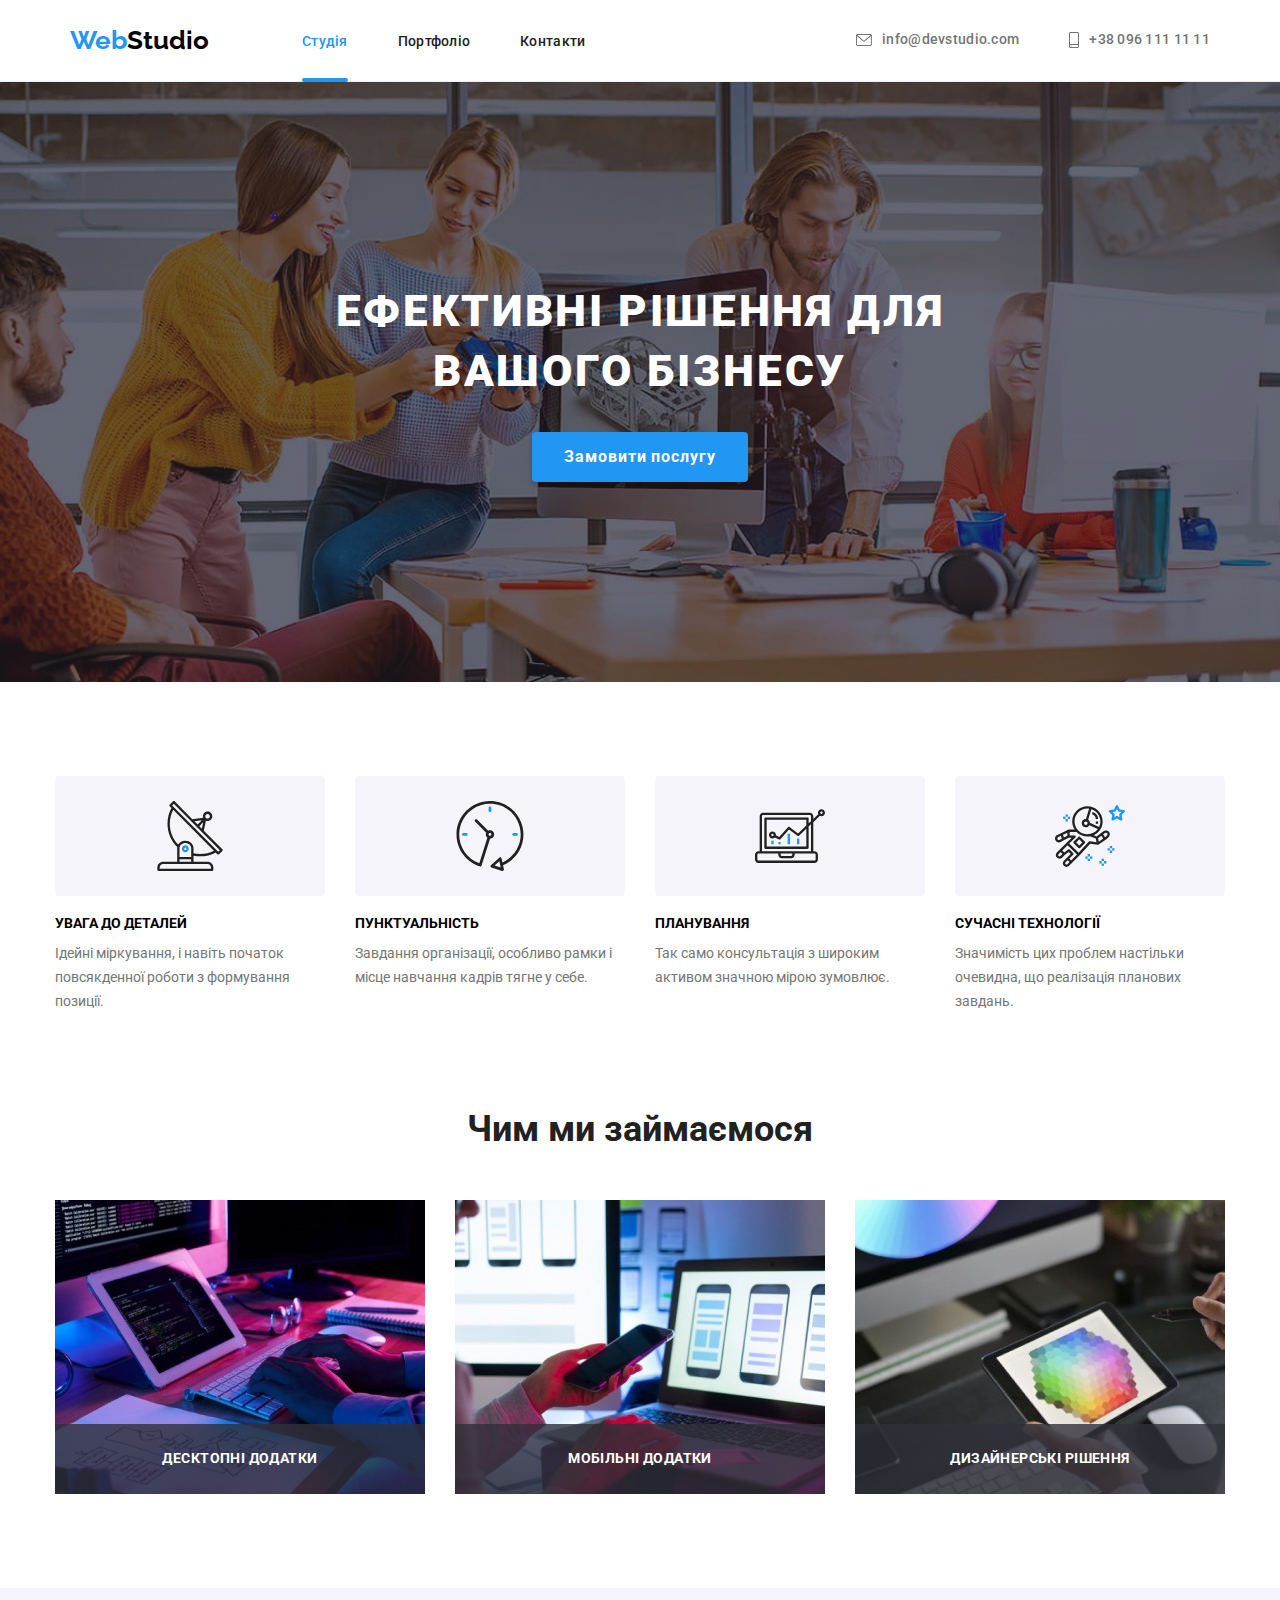
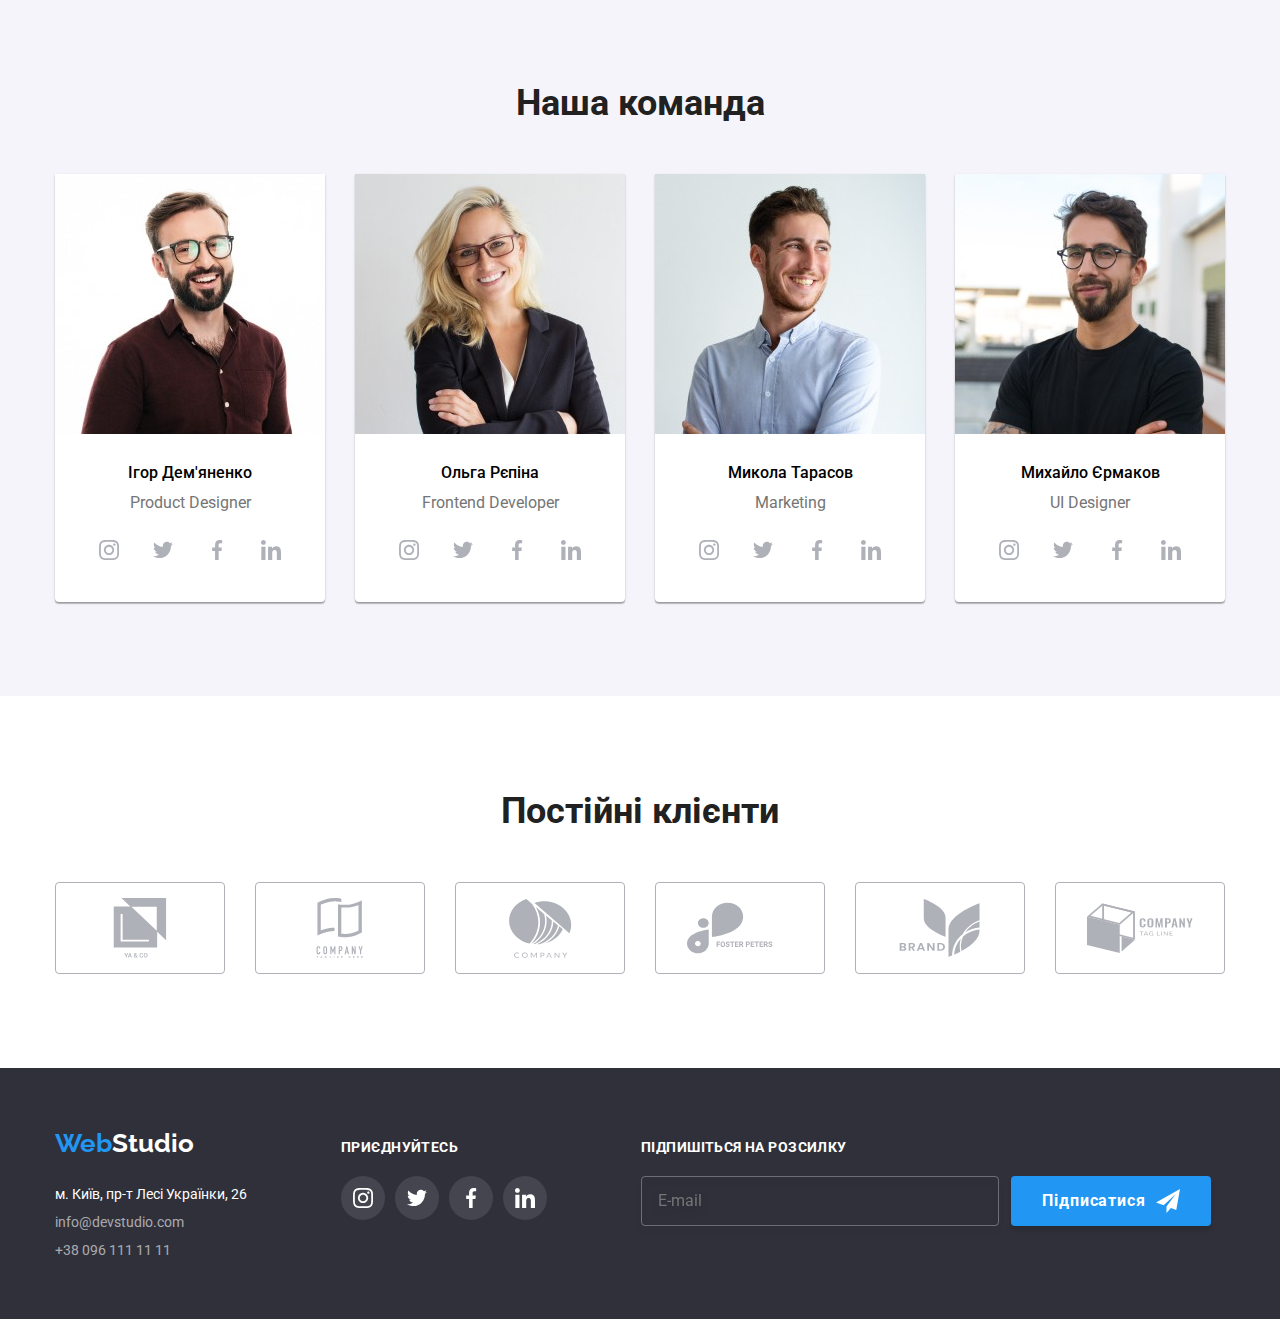
<file: index.html>
<!DOCTYPE html>
<html lang="uk">
  <head>
    <meta charset="UTF-8" />
    <meta http-equiv="X-UA-Compatible" content="IE=edge" />
    <meta name="viewport" content="width=device-width, initial-scale=1.0" />
    <link rel="preconnect" href="https://fonts.googleapis.com" />
    <link rel="preconnect" href="https://fonts.gstatic.com" crossorigin />
    <link
      href="https://fonts.googleapis.com/css2?family=Raleway:wght@700&family=Roboto:wght@400;500;700;900&display=swap"
      rel="stylesheet"
    />
    <link
      rel="stylesheet"
      href="https://cdnjs.cloudflare.com/ajax/libs/modern-normalize/1.1.0/modern-normalize.min.css"
    />
    <link rel="stylesheet" href="./css/main.min.css" />
    <title>WebStudio</title>
  </head>
  <body>
    <!-- Header -->
    <header class="header">
      <div class="container header__container">
        <nav class="header-nav">
          <a class="header__logo logo link" href="./" lang="en"><span class="logo--accent">Web</span>Studio</a>
          <ul class="list header-nav__list">
            <li class="header-nav__item"><a class="link header-nav__link header-nav__link--current" href="./index.html">Студія</a></li>
            <li class="header-nav__item"><a class="link header-nav__link" href="./portfolio.html">Портфоліо</a></li>
            <li class="header-nav__item"><a class="link header-nav__link" href="">Контакти</a></li>
          </ul>
        </nav>
        <button
          class="mobile-menu__toggle header-nav__toggle js-open-menu btn"
          aria-expanded="false"
          aria-controls="mobile-menu"
        >
          <svg
            width="24"
            height="16"
            >
            <use href="./images/icons.svg#icon-menu"></use>
          </svg>
        </button>
        <ul class="list header-contacts">
          <li class="header-contacts__item">
            <a class="link header-contacts__link" href="mailto:info@devstudio.com">
              <svg class="header-contacts__img" width="16" height="12">
                <use href="./images/icons.svg#icon-envelope"></use>
              </svg>
              info@devstudio.com</a
            >
          </li>
          <li class="header-contacts__item">
            <a class="link header-contacts__link" href="tel:+380961111111">
              <svg class="header-contacts__img" width="10" height="16">
                <use href="./images/icons.svg#icon-smartphone"></use>
              </svg>
              +38 096 111 11 11</a
            >
          </li>
        </ul>
      </div>
    </header>
    <main>
      
      <!-- Hero -->
      
      <section class="hero">
        <div class="container hero__container">
          <h1 class="hero__title">Ефективні рішення для вашого бізнесу</h1>
          <button class="hero__btn btn" type="button" data-modal-open>Замовити послугу</button>
        </div>
      </section>
      
      <!-- Features -->
      
      <section class="features">
        <div class="container">
          <h2 class="features__title section-title visually-hidden">Наші переваги</h2>
          <ul class="list features__list">
            <li class="features__item">
              <div class="features__picture">
                <svg class="feature__icon" width="70" height="70">
                  <use href="./images/icons.svg#icon-antenna"></use>
                </svg>
              </div>
              <h3 class="features__name">УВАГА ДО ДЕТАЛЕЙ</h3>
              <p class="features__info">
                Ідейні міркування, і навіть початок повсякденної роботи з формування позиції.
              </p>
            </li>
            <li class="features__item">
              <div class="features__picture">
                <svg class="feature__icon" width="70" height="70">
                  <use href="./images/icons.svg#icon-clock"></use>
                </svg>
              </div>
              <h3 class="features__name">ПУНКТУАЛЬНІСТЬ</h3>
              <p class="features__info">
                Завдання організації, особливо рамки і місце навчання кадрів тягне у себе.
              </p>
            </li>
            <li class="features__item">
              <div class="features__picture">
                <svg class="feature__icon" width="70" height="70">
                  <use href="./images/icons.svg#icon-diagram"></use>
                </svg>
              </div>
              <h3 class="features__name">ПЛАНУВАННЯ</h3>
              <p class="features__info">
                Так само консультація з широким активом значною мірою зумовлює.
              </p>
            </li>
            <li class="features__item">
              <div class="features__picture">
                <svg class="feature__icon" width="70" height="70">
                  <use href="./images/icons.svg#icon-astronaut"></use>
                </svg>
              </div>
              <h3 class="features__name">СУЧАСНІ ТЕХНОЛОГІЇ</h3>
              <p class="features__info">
                Значимість цих проблем настільки очевидна, що реалізація планових завдань.
              </p>
            </li>
          </ul>
        </div>
      </section>

      <!-- specialization -->
      
      <section class="specialization">
        <div class="container">
          <h2 class="section-title specialization__title">Чим ми займаємося</h2>
          <ul class="specialization__list list">
            <li class="specialization__img">
              <img
              srcset="./images/specification/desk@1x.jpg 1x, ./images/specification/desk@2x.jpg 2x"
                src="./images/specification/desk@1x.jpg"
                loading="lazy"
                alt="Десктопні додатки"
                width="370"
                height="294"
              />
              <div class="specialization__thumb">
                <p>Десктопні додатки</p>
              </div>
            </li>
            <li class="specialization__img">
              <img srcset="./images/specification/mob@1x.jpg 1x, ./images/specification/mob@2x.jpg 2x"
              src="./images/specification/mob@1x.jpg"
              loading="lazy" alt="Мобільні додатки" width="370" height="294" />
              <div class="specialization__thumb">
                <p>Мобільні додатки</p>
              </div>
            </li>
            <li class="specialization__img">
              <img
              srcset="./images/specification/design@1x.jpg 1x, ./images/specification/design@2x.jpg 2x"
              src="./images/specification/design@1x.jpg"
              loading="lazy"
                alt="Дизайнерські рішення"
                width="370"
                height="294"
              />
              <div class="specialization__thumb">
                <p>Дизайнерські рішення</p>
              </div>
            </li>
          </ul>
        </div>
      </section>

      <!-- Our team -->
      
      <section class="team">
        <div class="container">
          <h2 class="section-title team__title">Наша команда</h2>
          <ul class="teammate__list list">
            <li class="teammate__item">
              <picture>

                <source
                  media="(min-width: 1200px)"
                  srcset="./images/team/team1_lg@1x.jpg 1x, ./images/team/team1_lg@2x.jpg 2x"
                  type="image/jpg"
                />

                <source
                  media="(min-width: 768px)"
                  srcset="./images/team/team1_md@1x.jpg 1x, ./images/team/team1_md@2x.jpg 2x"
                  type="image/jpg"
                />

                <source
                  media="(max-width: 767px)"
                  srcset="./images/team/team1_sm@1x.jpg 1x, ./images/team/team1_sm@2x.jpg 2x"
                  type="image/jpg"
                />
                <img
                  src="./images/team/team1_sm@1x.jpg"
                alt="Ігор Дем'яненко"
                  loading="lazy"
                />
              </picture>
              <div class="teammate__info">
                <h3 class="teammate__name">Ігор Дем'яненко</h3>
                <p class="teammate__position" lang="en">Product Designer</p>
                <ul class="teammate__socials list">
                  <li class="socials__item">
                    <a href="" class="socials__link link">
                      <svg class="socials__icon" width="20" height="20">
                        <use href="./images/icons.svg#icon-instagram"></use>
                      </svg>
                    </a>
                  </li>
                  <li class="socials__item">
                    <a href="" class="socials__link link">
                      <svg class="socials__icon" width="20" height="20">
                        <use href="./images/icons.svg#icon-twitter"></use>
                      </svg>
                    </a>
                  </li>
                  <li class="socials__item">
                    <a href="" class="socials__link link">
                      <svg class="socials__icon" width="20" height="20">
                        <use href="./images/icons.svg#icon-facebook"></use>
                      </svg>
                    </a>
                  </li>
                  <li class="socials__item">
                    <a href="" class="socials__link link">
                      <svg class="socials__icon" width="20" height="20">
                        <use href="./images/icons.svg#icon-linkedin"></use>
                      </svg>
                    </a>
                  </li>
                </ul>
              </div>
            </li>
            <li class="teammate__item">
              <picture>

                <source
                  media="(min-width: 1200px)"
                  srcset="./images/team/team2_lg@1x.jpg 1x, ./images/team/team2_lg@2x.jpg 2x"
                  type="image/jpg"
                />

                <source
                  media="(min-width: 768px)"
                  srcset="./images/team/team2_md@1x.jpg 1x, ./images/team/team2_md@2x.jpg 2x"
                  type="image/jpg"
                />

                <source
                  media="(max-width: 767px)"
                  srcset="./images/team/team2_sm@1x.jpg 1x, ./images/team/team2_sm@2x.jpg 2x"
                  type="image/jpg"
                />
                <img
                src="./images/team/team2_sm@1x.jpg"
                alt="Ольга Рєпіна"
                  loading="lazy"
                />
              </picture>
              <div class="teammate__info">
                <h3 class="teammate__name">Ольга Рєпіна</h3>
                <p class="teammate__position" lang="en">Frontend Developer</p>
                <ul class="teammate__socials socials list">
                  <li class="socials__item">
                    <a href="" class="socials__link link">
                      <svg class="socials__icon" width="20" height="20">
                        <use href="./images/icons.svg#icon-instagram"></use>
                      </svg>
                    </a>
                  </li>
                  <li class="socials__item">
                    <a href="" class="socials__link link">
                      <svg class="socials__icon" width="20" height="20">
                        <use href="./images/icons.svg#icon-twitter"></use>
                      </svg>
                    </a>
                  </li>
                  <li class="socials__item">
                    <a href="" class="socials__link link">
                      <svg class="socials__icon" width="20" height="20">
                        <use href="./images/icons.svg#icon-facebook"></use>
                      </svg>
                    </a>
                  </li>
                  <li class="socials__item">
                    <a href="" class="socials__link link">
                      <svg class="socials__icon" width="20" height="20">
                        <use href="./images/icons.svg#icon-linkedin"></use>
                      </svg>
                    </a>
                  </li>
                </ul>
              </div>
            </li>
            <li class="teammate__item">
              <picture>

                <source
                  media="(min-width: 1200px)"
                  srcset="./images/team/team3_lg@1x.jpg 1x, ./images/team/team3_lg@2x.jpg 2x"
                  type="image/jpg"
                />

                <source
                  media="(min-width: 768px)"
                  srcset="./images/team/team3_md@1x.jpg 1x, ./images/team/team3_md@2x.jpg 2x"
                  type="image/jpg"
                />

                <source
                  media="(max-width: 767px)"
                  srcset="./images/team/team3_sm@1x.jpg 1x, ./images/team/team3_sm@2x.jpg 2x"
                  type="image/jpg"
                />
                <img
                src="./images/team/team3_sm@1x.jpg"
                alt="Микола Тарасов" 
                  loading="lazy"
                />
              </picture>
              <div class="teammate__info">
                <h3 class="teammate__name">Микола Тарасов</h3>
                <p class="teammate__position" lang="en">Marketing</p>
                <ul class="teammate__socials socials list">
                  <li class="socials__item">
                    <a href="" class="socials__link link">
                      <svg class="socials__icon" width="20" height="20">
                        <use href="./images/icons.svg#icon-instagram"></use>
                      </svg>
                    </a>
                  </li>
                  <li class="socials__item">
                    <a href="" class="socials__link link">
                      <svg class="socials__icon" width="20" height="20">
                        <use href="./images/icons.svg#icon-twitter"></use>
                      </svg>
                    </a>
                  </li>
                  <li class="socials__item">
                    <a href="" class="socials__link link">
                      <svg class="socials__icon" width="20" height="20">
                        <use href="./images/icons.svg#icon-facebook"></use>
                      </svg>
                    </a>
                  </li>
                  <li class="socials__item">
                    <a href="" class="socials__link link">
                      <svg class="socials__icon" width="20" height="20">
                        <use href="./images/icons.svg#icon-linkedin"></use>
                      </svg>
                    </a>
                  </li>
                </ul>
              </div>
            </li>
            <li class="teammate__item">
              <picture>

                <source
                  media="(min-width: 1200px)"
                  srcset="./images/team/team4_lg@1x.jpg 1x, ./images/team/team4_lg@2x.jpg 2x"
                  type="image/jpg"
                />

                <source
                  media="(min-width: 768px)"
                  srcset="./images/team/team4_md@1x.jpg 1x, ./images/team/team4_md@2x.jpg 2x"
                  type="image/jpg"
                />

                <source
                  media="(max-width: 767px)"
                  srcset="./images/team/team4_sm@1x.jpg 1x, ./images/team/team4_sm@2x.jpg 2x"
                  type="image/jpg"
                />
                <img
                src="./images/team/team4_sm@1x.jpg"
                alt="Михайло Єрмаков"
                  loading="lazy"
                />
              </picture>
              <div class="teammate__info">
                <h3 class="teammate__name">Михайло Єрмаков</h3>
                <p class="teammate__position" lang="en">UI Designer</p>
                <ul class="teammate__socials socials list">
                  <li class="socials__item">
                    <a href="" class="socials__link link">
                      <svg class="socials__icon" width="20" height="20">
                        <use href="./images/icons.svg#icon-instagram"></use>
                      </svg>
                    </a>
                  </li>
                  <li class="socials__item">
                    <a href="" class="socials__link link">
                      <svg class="socials__icon" width="20" height="20">
                        <use href="./images/icons.svg#icon-twitter"></use>
                      </svg>
                    </a>
                  </li>
                  <li class="socials__item">
                    <a href="" class="socials__link link">
                      <svg class="socials__icon" width="20" height="20">
                        <use href="./images/icons.svg#icon-facebook"></use>
                      </svg>
                    </a>
                  </li>
                  <li class="socials__item">
                    <a href="" class="socials__link link">
                      <svg class="socials__icon" width="20" height="20">
                        <use href="./images/icons.svg#icon-linkedin"></use>
                      </svg>
                    </a>
                  </li>
                </ul>
              </div>
            </li>
          </ul>
        </div>
      </section>

      <!-- Clients -->

      <section class="clients">
        <div class="container">
          <h2 class="clients__title section-title">Постійні клієнти</h2>
          <ul class="clients__list list">
            <li class="clients__item">
              <a class="link clients__link" href="">
                <svg class="clients__icon" width="106" height="60">
                  <use href="./images/icons.svg#icon-client-1"></use>
                </svg>
              </a>
            </li>
            <li class="clients__item">
              <a class="link clients__link" href="">
                <svg class="clients__icon" width="106" height="60">
                  <use href="./images/icons.svg#icon-client-2"></use>
                </svg>
              </a>
            </li>
            <li class="clients__item">
              <a class="link clients__link" href="">
                <svg class="clients__icon" width="106" height="60">
                  <use href="./images/icons.svg#icon-client-3"></use>
                </svg>
              </a>
            </li>
            <li class="clients__item">
              <a class="link clients__link" href="">
                <svg class="clients__icon" width="106" height="60">
                  <use href="./images/icons.svg#icon-client-4"></use>
                </svg>
              </a>
            </li>
            <li class="clients__item">
              <a class="link clients__link" href="">
                <svg class="clients__icon" width="106" height="60">
                  <use href="./images/icons.svg#icon-client-5"></use>
                </svg>
              </a>
            </li>
            <li class="clients__item">
              <a class="link clients__link" href="">
                <svg class="clients__icon" width="106" height="60">
                  <use href="./images/icons.svg#icon-client-6"></use>
                </svg>
              </a>
            </li>
          </ul>
        </div>
      </section>


    <!-- Footer -->

    <footer class="footer">
      <div class="container footer__container">
        <div class="footer-address footer-item">
          <a class="link logo footer__logo" href="./" lang="en"
            ><span class="logo--accent">Web</span>Studio</a
          >
          <address>
            <ul class="list footer-address__list">
              <li class="footer-address__item">
                <a
                  class="link footer-address__link footer-address__location"
                  href="https://goo.gl/maps/tJKo2RhC8Hp1i2VQ6"
                  target="_blank"
                  rel="noopener, noreferrer, nofollow"
                >
                  м. Київ, пр-т Лесі Українки, 26</a
                >
              </li>
              <li class="footer-address__item">
                <a class="link footer-address__link" href="mailto:info@devstudio.com">info@devstudio.com</a>
              </li>
              <li class="footer-address__item">
                <a class="link footer-address__link" href="tel:+380961111111">+38 096 111 11 11</a>
              </li>
            </ul>
          </address>
        </div>
        <div class="footer-socials footer-item">
          <h3 class="footer-title footer-socials__title">Приєднуйтесь</h3>
          <ul class="footer-socials__list list">
            <li class="footer-socials__item">
              <a href="" class="footer-socials__link link">
                <svg class="footer-socials__icon" width="20" height="20">
                  <use href="./images/icons.svg#icon-instagram"></use>
                </svg>
              </a>
            </li>
            <li class="footer-socials__item">
              <a href="" class="footer-socials__link link">
                <svg class="footer-socials__icon" width="20" height="20">
                  <use href="./images/icons.svg#icon-twitter"></use>
                </svg>
              </a>
            </li>
            <li class="footer-socials__item">
              <a href="" class="footer-socials__link link">
                <svg class="footer-socials__icon" width="20" height="20">
                  <use href="./images/icons.svg#icon-facebook"></use>
                </svg>
              </a>
            </li>
            <li class="footer-socials__item">
              <a href="" class="footer-socials__link link">
                <svg class="footer-socials__icon" width="20" height="20">
                  <use href="./images/icons.svg#icon-linkedin"></use>
                </svg>
              </a>
            </li>
          </ul>
        </div>
        <div class="footer-subscribe footer-item">
          <h3 class="footer-title footer-subscribe__title">Підпишіться на розсилку</h3>
          <form name="footer-subscribe__form">
            <div class="footer-subscribe__container">
              <label>
                <input class="footer-subscribe__input" type="email" name="footer-email" placeholder="E-mail" />
              </label>
              <button class="btn footer-subscribe__btn" type="submit">
                Підписатися
                <svg class="footer-subscribe__icon" height="24" width="24">
                  <use href="./images/icons.svg#icon-send"></use>
                </svg>
              </button>
            </div>
          </form>
        </div>
      </div>
    </footer>

          <!-- Mobile-menu -->

          <div class="mobile-menu js-menu-container" id="mobile-menu">
            <button class="mobile-menu__toggle js-close-menu">
              <svg
                width="24"
                height="24"
              >
               <use href="./images/icons.svg#icon-close"></use> 
              </svg>
            </button>
            <ul class="list mobile-menu__list">
              <li class="mobile-menu__item"><a class="link mobile-menu__link mobile-menu__link--current" href="./index.html">Студія</a></li>
              <li class="mobile-menu__item"><a class="link mobile-menu__link" href="./portfolio.html">Портфоліо</a></li>
              <li class="mobile-menu__item"><a class="link mobile-menu__link" href="">Контакти</a></li>
            </ul>
            <div class="mobile-menu__wrapper">
              <ul class="list mobile-contacts">
                <li class="mobile-contacts__item">
                  <a class="link mobile-contacts__link mobile-contacts__link--accent" href="tel:+380961111111">
                    +38 096 111 11 11</a
                  >
                </li>
                <li class="mobile-contacts__item">
                  <a class="link mobile-contacts__link" href="mailto:info@devstudio.com">
                    info@devstudio.com</a
                  >
                </li>
              </ul>
             <ul class="mobile-socials list">
              <li class="mobile-socials__item"><a class="link mobile-socials__link" href="">Instagram</a></li>
             <li class="mobile-socials__item"><a class="link mobile-socials__link" href="">Twitter</a></li>
             <li class="mobile-socials__item"><a class="link mobile-socials__link" href="">Facebook</a></li>
             <li class="mobile-socials__item"><a class="link mobile-socials__link" href="">LinkedIn</a></li>
            </ul>
            </div>
          </div>
        </main>
    

    <!-- Modal window -->

    <div class="backdrop is-hidden" data-modal>
      <div class="modal">
        <button class="close-btn btn" type="button" data-modal-close>
          <svg class="close-btn__icon" width="18" height="18">
            <use href="./images/icons.svg#icon-close"></use>
          </svg>
        </button>
        <form class="form" action="">
          <h2 class="form__title">Залиште свої дані, ми вам передзвонимо</h2>
          <div class="form__input">
            <label for="name">Ім'я</label>
            <input type="text" name="name" id="name" />
            <svg class="form__icon" width="18px" height="18px">
              <use href="./images/icons.svg#icon-person"></use>
            </svg>
          </div>
          <div class="form__input">
            <label for="tel">Телефон</label>
            <input type="tel" name="tel" id="tel" />
            <svg class="form__icon" width="18px" height="18px">
              <use href="./images/icons.svg#icon-phone"></use>
            </svg>
          </div>
          <div class="form__input">
            <label for="mail">Пошта</label>
            <input type="email" name="mail" id="mail" />
            <svg class="form__icon" width="18px" height="18px">
              <use href="./images/icons.svg#icon-email"></use>
            </svg>
          </div>
          <div class="form__input form__input--comment">
            <label for="comment">Коментар</label>
            <textarea name="comment" id="comment" placeholder="Введіть текст"></textarea>
          </div>
          <label class="form-agreement">
            <input type="checkbox" name="agreement" value=" " />
            <span class="form-agreement__icon">
              <svg width="16px" height="15px">
                <use href="./images/icons.svg#icon-check"></use>
              </svg>
            </span>
            Погоджуюся з розсилкою та приймаю
            <a href="#">Умови договору</a>
          </label>
          <button type="submit" class="btn modal-btn">Відправити</button>
        </form>
      </div>
    </div>
    <script src="./js/modal.js"></script>
    <script defer src="js/mobile-menu.js"></script>
  </body>
</html>
</file>
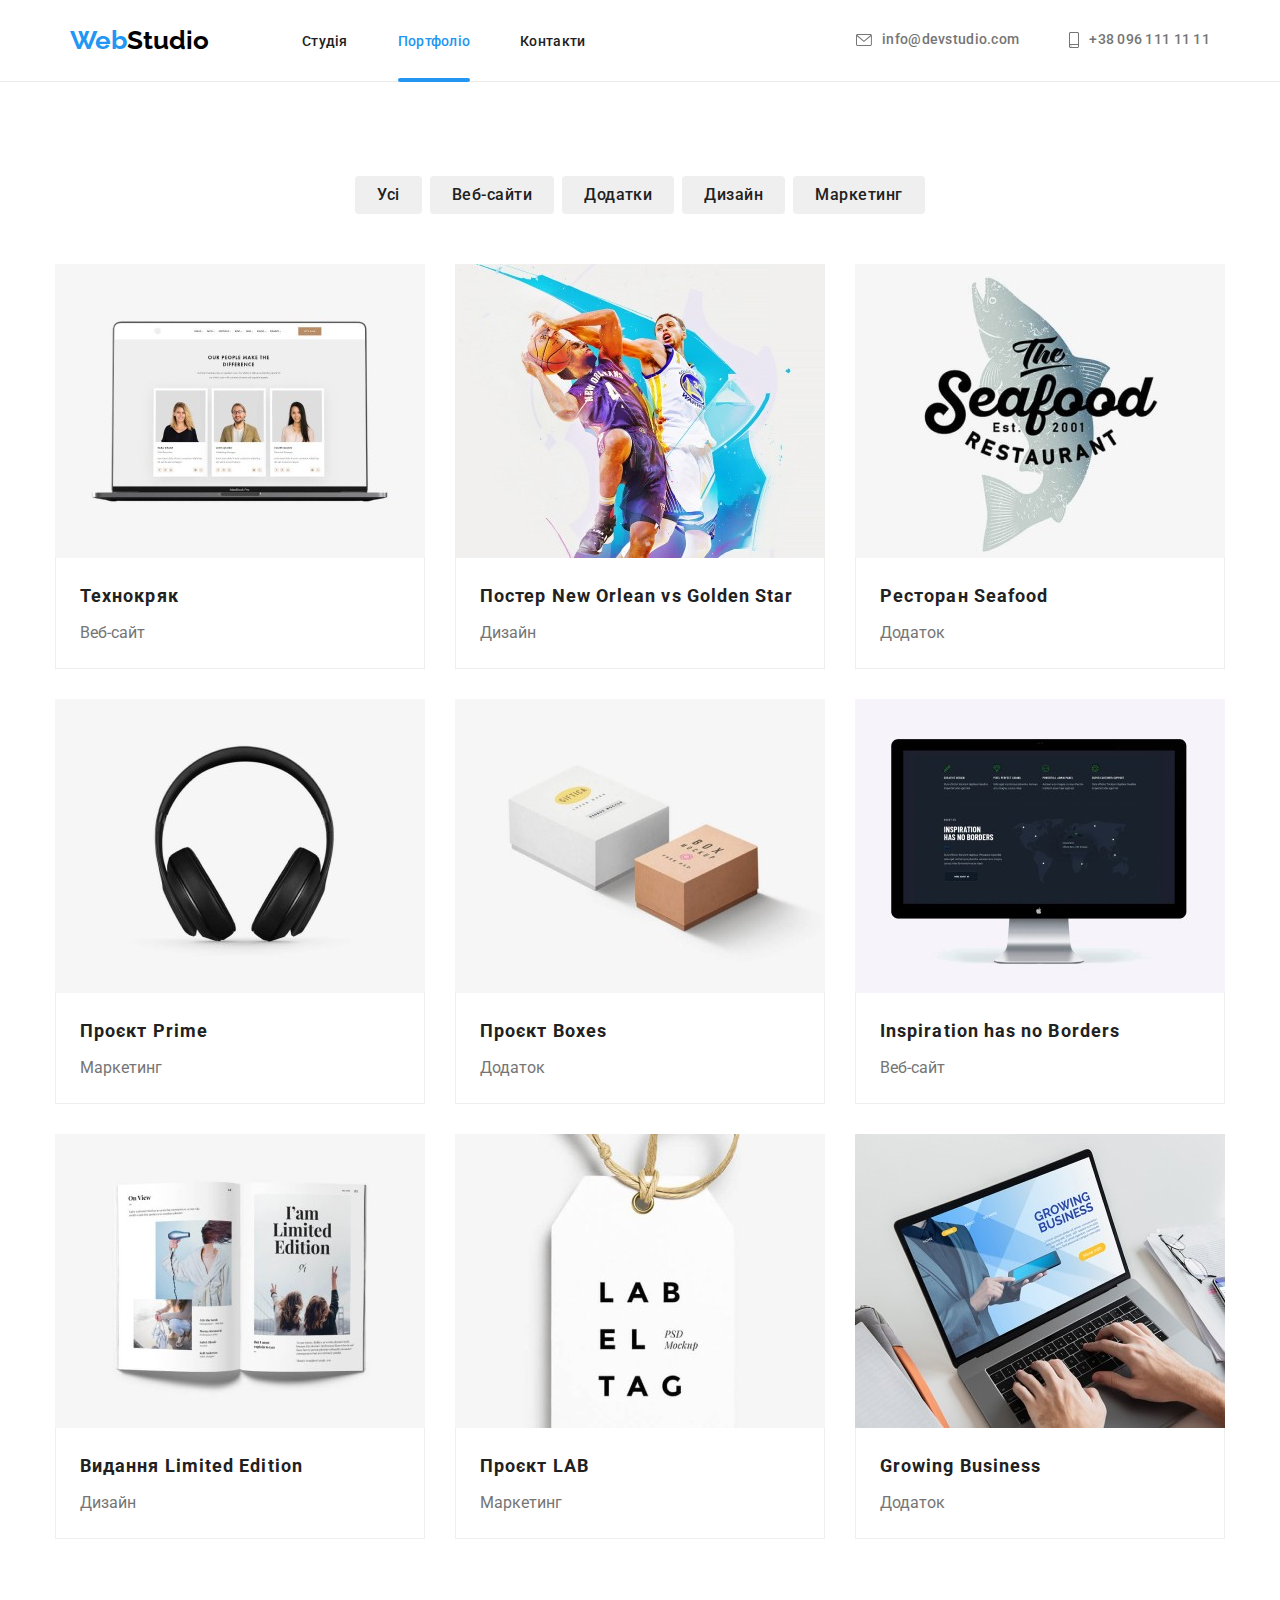
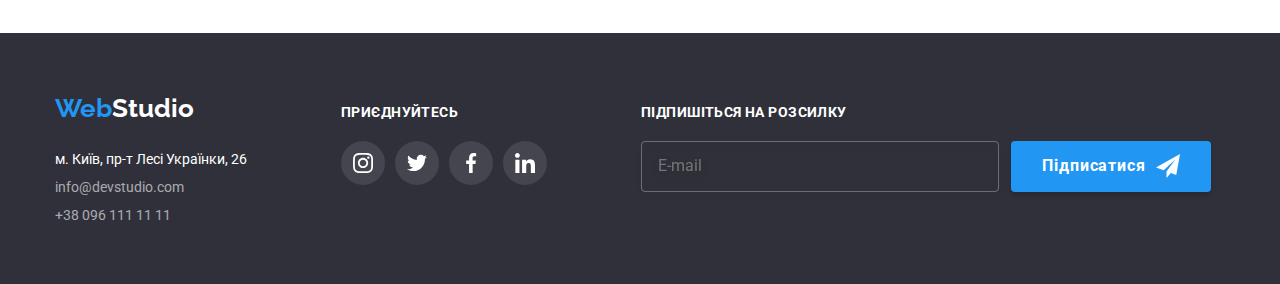
<file: portfolio.html>
<!DOCTYPE html>
<html lang="uk">
  <head>
    <meta charset="UTF-8" />
    <meta http-equiv="X-UA-Compatible" content="IE=edge" />
    <meta name="viewport" content="width=device-width, initial-scale=1.0" />
    <link rel="preconnect" href="https://fonts.googleapis.com" />
    <link rel="preconnect" href="https://fonts.gstatic.com" crossorigin />
    <link
      href="https://fonts.googleapis.com/css2?family=Raleway:wght@700&family=Roboto:wght@400;500;700;900&display=swap"
      rel="stylesheet"
    />
    <link
      rel="stylesheet"
      href="https://cdnjs.cloudflare.com/ajax/libs/modern-normalize/1.1.0/modern-normalize.min.css"
    />
    <link rel="stylesheet" href="./css/main.min.css" />
    <title>Portfolio</title>
  </head>
  <body>

    <!-- Header -->

    <header class="header">
      <div class="container header__container">
        <nav class="header-nav">
          <a class="header__logo logo link" href="./" lang="en"><span class="logo--accent">Web</span>Studio</a>
          <ul class="list header-nav__list">
            <li class="header-nav__item"><a class="link header-nav__link " href="./index.html">Студія</a></li>
            <li class="header-nav__item"><a class="link header-nav__link header-nav__link--current" href="./portfolio.html">Портфоліо</a></li>
            <li class="header-nav__item"><a class="link header-nav__link" href="">Контакти</a></li>
          </ul>
        </nav>
        <button
          class="mobile-menu__toggle header-nav__toggle js-open-menu btn"
          aria-expanded="false"
          aria-controls="mobile-menu"
        >
          <svg
            width="24"
            height="16"
            >
            <use href="./images/icons.svg#icon-menu"></use>
          </svg>
        </button>
        <ul class="list header-contacts">
          <li class="header-contacts__item">
            <a class="link header-contacts__link" href="mailto:info@devstudio.com">
              <svg class="header-contacts__img" width="16" height="12">
                <use href="./images/icons.svg#icon-envelope"></use>
              </svg>
              info@devstudio.com</a
            >
          </li>
          <li class="header-contacts__item">
            <a class="link header-contacts__link" href="tel:+380961111111">
              <svg class="header-contacts__img" width="10" height="16">
                <use href="./images/icons.svg#icon-smartphone"></use>
              </svg>
              +38 096 111 11 11</a
            >
          </li>
        </ul>
      </div>
    </header>
    <main>

      <!-- Portfolio -->

    <section class="portfolio">
      <div class="container">
        <h1 class="section-title portfolio__title visually-hidden">Портфоліо</h1>
        <ul class="filter list">
          <li class="filter__item"><button class="filter__btn btn" type="button">Усі</button></li>
          <li class="filter__item">
            <button class="filter__btn btn" type="button">Веб-сайти</button>
          </li>
          <li class="filter__item"><button class="filter__btn btn" type="button">Додатки</button></li>
          <li class="filter__item"><button class="filter__btn btn" type="button">Дизайн</button></li>
          <li class="filter__item">
            <button class="filter__btn btn" type="button">Маркетинг</button>
          </li>
        </ul>
        <ul class="list cards">
          <li class="cards__item">
            <a class="link cards__link" href="">
              <div class="cards__example">
                <picture>
                  <!-- Desktop screen -->
  
                  <source
                    media="(min-width: 1200px)"
                    srcset="./images/portfolio/imgport1_lg@1x.jpg 1x, ./images/portfolio/imgport1_lg@2x.jpg 2x"
                    type="image/jpg"
                  />
                  <!-- Tablet screen -->
  
                  <source
                    media="(min-width: 768px)"
                    srcset="./images/portfolio/imgport1_md@1x.jpg 1x, ./images/portfolio/imgport1_md@2x.jpg 2x"
                    type="image/jpg"
                  />
                  <!-- Mobile screen -->
  
                  <source
                    media="(max-width: 767px)"
                    srcset="./images/portfolio/imgport1_sm@1x.jpg 1x, ./images/portfolio/imgport1_sm@2x.jpg 2x"
                    type="image/jpg"
                  />
                  <img
                  class="cards__img"
                    src="./images/portfolio/imgport1_sm@1x.jpg"
                  alt="portfolio-example"
                    loading="lazy"
                  />
                </picture>
                <p class="cards__overlay">Ресурс пропонує комплексні пропозиції з різним рівнем функціоналу та сервісів. Все це дозволить відвідувачу отримати вичерпні відомості про компанію чи приватну особу.</p>
              </div>
              <div class="cards__description">
                <h2 class="cards__name">Технокряк</h2>
                <p class="cards__type">Веб-сайт</p>
              </div>
            </a>
          </li>
          <li class="cards__item">
            <a class="link cards__link" href="">
              <div class="cards__example">
                <picture>
                  <!-- Desktop screen -->
  
                  <source
                    media="(min-width: 1200px)"
                    srcset="./images/portfolio/imgport2_lg@1x.jpg 1x, ./images/portfolio/imgport2_lg@2x.jpg 2x"
                    type="image/jpg"
                  />
                  <!-- Tablet screen -->
  
                  <source
                    media="(min-width: 768px)"
                    srcset="./images/portfolio/imgport2_md@1x.jpg 1x, ./images/portfolio/imgport2_md@2x.jpg 2x"
                    type="image/jpg"
                  />
                  <!-- Mobile screen -->
  
                  <source
                    media="(max-width: 767px)"
                    srcset="./images/portfolio/imgport2_sm@1x.jpg 1x, ./images/portfolio/imgport2_sm@2x.jpg 2x"
                    type="image/jpg"
                  />
                  <img
                  class="cards__img"
                    src="./images/portfolio/imgport2_sm@1x.jpg"
                  alt="portfolio-example"
                    loading="lazy"
                  />
                </picture>
                <p class="cards__overlay">Ресурс пропонує комплексні пропозиції з різним рівнем функціоналу та сервісів. Все це дозволить відвідувачу отримати вичерпні відомості про компанію чи приватну особу.</p>  
              </div>
              <div class="cards__description">
                <h2 class="cards__name">Постер New Orlean vs Golden Star</h2>
                <p class="cards__type">Дизайн</p>
              </div>
            </a>
          </li>
          <li class="cards__item">
            <a class="link cards__link" href="">
              <div class="cards__example">
                <picture>
                  <!-- Desktop screen -->
  
                  <source
                    media="(min-width: 1200px)"
                    srcset="./images/portfolio/imgport3_lg@1x.jpg 1x, ./images/portfolio/imgport3_lg@2x.jpg 2x"
                    type="image/jpg"
                  />
                  <!-- Tablet screen -->
  
                  <source
                    media="(min-width: 768px)"
                    srcset="./images/portfolio/imgport3_md@1x.jpg 1x, ./images/portfolio/imgport3_md@2x.jpg 2x"
                    type="image/jpg"
                  />
                  <!-- Mobile screen -->
  
                  <source
                    media="(max-width: 767px)"
                    srcset="./images/portfolio/imgport3_sm@1x.jpg 1x, ./images/portfolio/imgport3_sm@2x.jpg 2x"
                    type="image/jpg"
                  />
                  <img
                  class="cards__img"
                    src="./images/portfolio/imgport3_sm@1x.jpg"
                  alt="portfolio-example"
                    loading="lazy"
                  />
                </picture>
                <p class="cards__overlay">Ресурс пропонує комплексні пропозиції з різним рівнем функціоналу та сервісів. Все це дозволить відвідувачу отримати вичерпні відомості про компанію чи приватну особу.</p>  
              </div>
              <div class="cards__description">
                <h2 class="cards__name">Ресторан Seafood</h2>
                <p class="cards__type">Додаток</p>
              </div>
            </a>
          </li>
          <li class="cards__item">
            <a class="link cards__link" href="">
              <div class="cards__example">
                <picture>
                  <!-- Desktop screen -->
  
                  <source
                    media="(min-width: 1200px)"
                    srcset="./images/portfolio/imgport4_lg@1x.jpg 1x, ./images/portfolio/imgport4_lg@2x.jpg 2x"
                    type="image/jpg"
                  />
                  <!-- Tablet screen -->
  
                  <source
                    media="(min-width: 768px)"
                    srcset="./images/portfolio/imgport4_md@1x.jpg 1x, ./images/portfolio/imgport4_md@2x.jpg 2x"
                    type="image/jpg"
                  />
                  <!-- Mobile screen -->
  
                  <source
                    media="(max-width: 767px)"
                    srcset="./images/portfolio/imgport4_sm@1x.jpg 1x, ./images/portfolio/imgport4_sm@2x.jpg 2x"
                    type="image/jpg"
                  />
                  <img
                  class="cards__img"
                    src="./images/portfolio/imgport4_sm@1x.jpg"
                  alt="portfolio-example"
                    loading="lazy"
                  />
                </picture>
                <p class="cards__overlay">Ресурс пропонує комплексні пропозиції з різним рівнем функціоналу та сервісів. Все це дозволить відвідувачу отримати вичерпні відомості про компанію чи приватну особу.</p>
              </div>
              <div class="cards__description">
                <h2 class="cards__name">Проєкт Prime</h2>
                <p class="cards__type">Маркетинг</p>
              </div>
            </a>
          </li>
          <li class="cards__item">
            <a class="link cards__link" href="">
              <div class="cards__example">
                <picture>
                  <!-- Desktop screen -->
  
                  <source
                    media="(min-width: 1200px)"
                    srcset="./images/portfolio/imgport5_lg@1x.jpg 1x, ./images/portfolio/imgport5_lg@2x.jpg 2x"
                    type="image/jpg"
                  />
                  <!-- Tablet screen -->
  
                  <source
                    media="(min-width: 768px)"
                    srcset="./images/portfolio/imgport5_md@1x.jpg 1x, ./images/portfolio/imgport5_md@2x.jpg 2x"
                    type="image/jpg"
                  />
                  <!-- Mobile screen -->
  
                  <source
                    media="(max-width: 767px)"
                    srcset="./images/portfolio/imgport5_sm@1x.jpg 1x, ./images/portfolio/imgport5_sm@2x.jpg 2x"
                    type="image/jpg"
                  />
                  <img
                  class="cards__img"
                    src="./images/portfolio/imgport5_sm@1x.jpg"
                  alt="portfolio-example"
                    loading="lazy"
                  />
                </picture>
                <p class="cards__overlay">Ресурс пропонує комплексні пропозиції з різним рівнем функціоналу та сервісів. Все це дозволить відвідувачу отримати вичерпні відомості про компанію чи приватну особу.</p>
              </div>
              <div class="cards__description">
                <h2 class="cards__name">Проєкт Boxes</h2>
                <p class="cards__type">Додаток</p>
              </div>
            </a>
          </li>
          <li class="cards__item">
            <a class="link cards__link" href="">
              <div class="cards__example">
                <picture>
                  <!-- Desktop screen -->
  
                  <source
                    media="(min-width: 1200px)"
                    srcset="./images/portfolio/imgport6_lg@1x.jpg 1x, ./images/portfolio/imgport6_lg@2x.jpg 2x"
                    type="image/jpg"
                  />
                  <!-- Tablet screen -->
  
                  <source
                    media="(min-width: 768px)"
                    srcset="./images/portfolio/imgport6_md@1x.jpg 1x, ./images/portfolio/imgport6_md@2x.jpg 2x"
                    type="image/jpg"
                  />
                  <!-- Mobile screen -->
  
                  <source
                    media="(max-width: 767px)"
                    srcset="./images/portfolio/imgport6_sm@1x.jpg 1x, ./images/portfolio/imgport6_sm@2x.jpg 2x"
                    type="image/jpg"
                  />
                  <img
                  class="cards__img"
                    src="./images/portfolio/imgport6_sm@1x.jpg"
                  alt="portfolio-example"
                    loading="lazy"
                  />
                </picture>
                <p class="cards__overlay">Ресурс пропонує комплексні пропозиції з різним рівнем функціоналу та сервісів. Все це дозволить відвідувачу отримати вичерпні відомості про компанію чи приватну особу.</p>
              </div>
              <div class="cards__description">
                <h2 class="cards__name">Inspiration has no Borders</h2>
                <p class="cards__type">Веб-сайт</p>
              </div>
            </a>
          </li>
          <li class="cards__item">
            <a class="link cards__link" href="">
              <div class="cards__example">
                <picture>
                  <!-- Desktop screen -->
  
                  <source
                    media="(min-width: 1200px)"
                    srcset="./images/portfolio/imgport7_lg@1x.jpg 1x, ./images/portfolio/imgport7_lg@2x.jpg 2x"
                    type="image/jpg"
                  />
                  <!-- Tablet screen -->
  
                  <source
                    media="(min-width: 768px)"
                    srcset="./images/portfolio/imgport7_md@1x.jpg 1x, ./images/portfolio/imgport7_md@2x.jpg 2x"
                    type="image/jpg"
                  />
                  <!-- Mobile screen -->
  
                  <source
                    media="(max-width: 767px)"
                    srcset="./images/portfolio/imgport7_sm@1x.jpg 1x, ./images/portfolio/imgport7_sm@2x.jpg 2x"
                    type="image/jpg"
                  />
                  <img
                  class="cards__img"
                    src="./images/portfolio/imgport7_sm@1x.jpg"
                  alt="portfolio-example"
                    loading="lazy"
                  />
                </picture>
                <p class="cards__overlay">Ресурс пропонує комплексні пропозиції з різним рівнем функціоналу та сервісів. Все це дозволить відвідувачу отримати вичерпні відомості про компанію чи приватну особу.</p>
              </div>
              <div class="cards__description">
                <h2 class="cards__name">Видання Limited Edition</h2>
                <p class="cards__type">Дизайн</p>
              </div>
            </a>
          </li>
          <li class="cards__item">
            <a class="link cards__link" href="">
              <div class="cards__example">
                <picture>
                  <!-- Desktop screen -->
  
                  <source
                    media="(min-width: 1200px)"
                    srcset="./images/portfolio/imgport8_lg@1x.jpg 1x, ./images/portfolio/imgport8_lg@2x.jpg 2x"
                    type="image/jpg"
                  />
                  <!-- Tablet screen -->
  
                  <source
                    media="(min-width: 768px)"
                    srcset="./images/portfolio/imgport8_md@1x.jpg 1x, ./images/portfolio/imgport8_md@2x.jpg 2x"
                    type="image/jpg"
                  />
                  <!-- Mobile screen -->
  
                  <source
                    media="(max-width: 767px)"
                    srcset="./images/portfolio/imgport8_sm@1x.jpg 1x, ./images/portfolio/imgport8_sm@2x.jpg 2x"
                    type="image/jpg"
                  />
                  <img
                  class="cards__img"
                    src="./images/portfolio/imgport8_sm@1x.jpg"
                  alt="portfolio-example"
                    loading="lazy"
                  />
                </picture>
                <p class="cards__overlay">Ресурс пропонує комплексні пропозиції з різним рівнем функціоналу та сервісів. Все це дозволить відвідувачу отримати вичерпні відомості про компанію чи приватну особу.</p>
              </div>
              <div class="cards__description">
                <h2 class="cards__name">Проєкт LAB</h2>
                <p class="cards__type">Маркетинг</p>
              </div>
            </a>
          </li>
          <li class="cards__item">
            <a class="link cards__link" href="">
              <div class="cards__example">
                <picture>
                  <!-- Desktop screen -->
  
                  <source
                    media="(min-width: 1200px)"
                    srcset="./images/portfolio/imgport9_lg@1x.jpg 1x, ./images/portfolio/imgport9_lg@2x.jpg 2x"
                    type="image/jpg"
                  />
                  <!-- Tablet screen -->
  
                  <source
                    media="(min-width: 768px)"
                    srcset="./images/portfolio/imgport9_md@1x.jpg 1x, ./images/portfolio/imgport9_md@2x.jpg 2x"
                    type="image/jpg"
                  />
                  <!-- Mobile screen -->
  
                  <source
                    media="(max-width: 767px)"
                    srcset="./images/portfolio/imgport9_sm@1x.jpg 1x, ./images/portfolio/imgport9_sm@2x.jpg 2x"
                    type="image/jpg"
                  />
                  <img
                  class="cards__img"
                    src="./images/portfolio/imgport9_sm@1x.jpg"
                  alt="portfolio-example"
                    loading="lazy"
                  />
                </picture>                <p class="cards__overlay">Ресурс пропонує комплексні пропозиції з різним рівнем функціоналу та сервісів. Все це дозволить відвідувачу отримати вичерпні відомості про компанію чи приватну особу.</p>
               </div>
              <div class="cards__description">
                <h2 class="cards__name">Growing Business</h2>
                <p class="cards__type">Додаток</p>
              </div>
            </a>
          </li>
        </ul>
      </div>
    </main>
    </section>

      <!-- Footer -->

    <footer class="footer">
      <div class="container footer__container">
        <div class="footer-address footer-item">
          <a class="link logo footer__logo" href="./" lang="en"
            ><span class="logo--accent">Web</span>Studio</a
          >
          <address>
            <ul class="list footer-address__list">
              <li class="footer-address__item">
                <a
                  class="link footer-address__link footer-address__location"
                  href="https://goo.gl/maps/tJKo2RhC8Hp1i2VQ6"
                  target="_blank"
                  rel="noopener, noreferrer, nofollow"
                >
                  м. Київ, пр-т Лесі Українки, 26</a
                >
              </li>
              <li class="footer-address__item">
                <a class="link footer-address__link" href="mailto:info@devstudio.com">info@devstudio.com</a>
              </li>
              <li class="footer-address__item">
                <a class="link footer-address__link" href="tel:+380961111111">+38 096 111 11 11</a>
              </li>
            </ul>
          </address>
        </div>
        <div class="footer-socials footer-item">
          <h3 class="footer-title footer-socials__title">Приєднуйтесь</h3>
          <ul class="footer-socials__list list">
            <li class="footer-socials__item">
              <a href="" class="footer-socials__link link">
                <svg class="footer-socials__icon" width="20" height="20">
                  <use href="./images/icons.svg#icon-instagram"></use>
                </svg>
              </a>
            </li>
            <li class="footer-socials__item">
              <a href="" class="footer-socials__link link">
                <svg class="footer-socials__icon" width="20" height="20">
                  <use href="./images/icons.svg#icon-twitter"></use>
                </svg>
              </a>
            </li>
            <li class="footer-socials__item">
              <a href="" class="footer-socials__link link">
                <svg class="footer-socials__icon" width="20" height="20">
                  <use href="./images/icons.svg#icon-facebook"></use>
                </svg>
              </a>
            </li>
            <li class="footer-socials__item">
              <a href="" class="footer-socials__link link">
                <svg class="footer-socials__icon" width="20" height="20">
                  <use href="./images/icons.svg#icon-linkedin"></use>
                </svg>
              </a>
            </li>
          </ul>
        </div>
        <div class="footer-subscribe footer-item">
          <h3 class="footer-title footer-subscribe__title">Підпишіться на розсилку</h3>
          <form name="footer-subscribe__form">
            <div class="footer-subscribe__container">
              <label>
                <input class="footer-subscribe__input" type="email" name="footer-email" placeholder="E-mail" />
              </label>
              <button class="btn footer-subscribe__btn" type="submit">
                Підписатися
                <svg class="footer-subscribe__icon" height="24" width="24">
                  <use href="./images/icons.svg#icon-send"></use>
                </svg>
              </button>
            </div>
          </form>
        </div>
      </div>
    </footer>

    <!-- Mobile-menu -->

    <div class="mobile-menu js-menu-container" id="mobile-menu">
      <button class="mobile-menu__toggle js-close-menu">
        <svg
          width="24"
          height="24"
        >
         <use href="./images/icons.svg#icon-close"></use> 
        </svg>
      </button>
      <ul class="list mobile-menu__list">
        <li class="mobile-menu__item"><a class="link mobile-menu__link" href="./index.html">Студія</a></li>
        <li class="mobile-menu__item"><a class="link mobile-menu__link mobile-menu__link--current" href="./portfolio.html">Портфоліо</a></li>
        <li class="mobile-menu__item"><a class="link mobile-menu__link" href="">Контакти</a></li>
      </ul>
      <div class="mobile-menu__wrapper">
        <ul class="list mobile-contacts">
          <li class="mobile-contacts__item">
            <a class="link mobile-contacts__link mobile-contacts__link--accent" href="tel:+380961111111">
              +38 096 111 11 11</a
            >
          </li>
          <li class="mobile-contacts__item">
            <a class="link mobile-contacts__link" href="mailto:info@devstudio.com">
              info@devstudio.com</a
            >
          </li>
        </ul>
       <ul class="mobile-socials list">
        <li class="mobile-socials__item"><a class="link mobile-socials__link" href="">Instagram</a></li>
       <li class="mobile-socials__item"><a class="link mobile-socials__link" href="">Twitter</a></li>
       <li class="mobile-socials__item"><a class="link mobile-socials__link" href="">Facebook</a></li>
       <li class="mobile-socials__item"><a class="link mobile-socials__link" href="">LinkedIn</a></li>
      </ul>
      </div>
    </div>
    <script defer src="js/mobile-menu.js"></script>
  </body>
</html>
</file>
<file: css/main.min.css>
:root{--primary-text-color: #212121;--secondary-text-color: #757575;--logo-color: #000000;--hero-bg-color: #c4c4c4;--white-bg-color: #f5f4fa;--footer-bg-color: #2f303a;--accent-color: #2196f3;--primary-white: #ffffff;--main-svg-color: #afb1b8;--modal-btn-color: #188ce8;--main-font: "Roboto", sans-serif;--secondary-font: "Raleway", sans-serif}.visually-hidden{position:absolute;width:1px;height:1px;margin:-1px;border:0;padding:0;white-space:nowrap;-webkit-clip-path:inset(100%);clip-path:inset(100%);clip:rect(0 0 0 0);overflow:hidden}.is-hidden{visibility:hidden;opacity:0;pointer-events:none}h1,h2,h3,h4,h5,h6,p,ul{padding:0;margin:0}.list{list-style:none}.link{text-decoration:none}body{font-family:"Roboto",sans-serif;font-size:16px;line-height:1.19}img{display:block;height:auto;max-width:100%}.container{margin:0 auto;width:100%}@media screen and (min-width: 480px){.container{width:450px}}@media screen and (min-width: 768px){.container{width:738px}}@media screen and (min-width: 1200px){.container{width:1170px}}section{padding:60px 15px}@media screen and (min-width: 1200px){section{padding:94px 15px}}header,footer{padding:0 15px}.link{color:rgba(255,255,255,.6)}.btn{cursor:pointer;font-family:inherit}.section-title{margin-bottom:30px;font-size:28px;line-height:1.17;color:var(--primary-text-color);text-align:center}@media screen and (min-width: 1200px){.section-title{margin-bottom:50px;font-size:36px}}.logo{padding:16px 0;margin-right:0;font-family:var(--secondary-font);font-weight:700;font-size:24px;color:var(--logo-color)}@media screen and (min-width: 768px){.logo{padding:26px 0}}@media screen and (min-width: 1200px){.logo{font-size:26px;padding:25px 0}}.logo--accent{color:var(--accent-color)}.header{margin-left:auto;margin-right:auto;border-bottom:1px solid #ececec}.header__container{position:relative;display:-webkit-box;display:-ms-flexbox;display:flex;-webkit-box-align:center;-ms-flex-align:center;align-items:center;padding:0 15px}.header-nav{display:-webkit-box;display:-ms-flexbox;display:flex;-webkit-box-align:center;-ms-flex-align:center;align-items:center}.header-nav__list{display:-webkit-box;display:-ms-flexbox;display:flex}@media screen and (min-width: 768px){.header__logo{margin-right:88px}}@media screen and (min-width: 1200px){.header__logo{margin-right:93px}}.header-nav__link{padding:32px 0;font-weight:500;font-size:14px;line-height:1.14;letter-spacing:.02em;color:var(--primary-text-color);-webkit-transition:color 250ms cubic-bezier(0.4, 0, 0.2, 1);transition:color 250ms cubic-bezier(0.4, 0, 0.2, 1)}.header-nav__item:not(:last-child){margin-right:50px}.header-nav__link--current{color:var(--accent-color);position:relative}.header-nav__link--current::after{content:"";position:absolute;bottom:-1px;left:0;height:4px;width:100%;background-color:var(--accent-color);border-radius:2px}.header-nav__list .link:hover,.header-nav__list .link:focus{color:var(--accent-color)}.header-contacts__link{display:-webkit-box;display:-ms-flexbox;display:flex;-webkit-box-align:center;-ms-flex-align:center;align-items:center;-webkit-box-pack:center;-ms-flex-pack:center;justify-content:center;font-weight:500;font-size:14px;line-height:1.14;letter-spacing:.02em;color:var(--secondary-text-color);-webkit-transition:color 250ms cubic-bezier(0.4, 0, 0.2, 1);transition:color 250ms cubic-bezier(0.4, 0, 0.2, 1)}.header-contacts__link:hover,.header-contacts__link:focus{color:var(--accent-color)}.header-contacts__link:hover .header-contacts__img,.header-contacts__link:focus .header-contacts__img{fill:var(--accent-color)}@media screen and (min-width: 768px)and (max-width: 1199.98px){.header-contacts__link{-webkit-box-pack:left;-ms-flex-pack:left;justify-content:left;font-weight:500;font-size:12px;line-height:1.14}}@media screen and (min-width: 1200px){.header-contacts__link{padding:32px 0;font-size:14px}}.header-contacts{margin-left:auto}@media screen and (min-width: 1200px){.header-contacts{display:-webkit-box;display:-ms-flexbox;display:flex}}@media screen and (min-width: 768px)and (max-width: 1199.98px){.header-contacts__item:not(:last-child){margin-bottom:10px}}@media screen and (min-width: 1200px){.header-contacts__item:not(:last-child){margin-right:50px}}.header-contacts__img{margin-right:10px;fill:var(--secondary-text-color);-webkit-transition:fill 250ms cubic-bezier(0.4, 0, 0.2, 1);transition:fill 250ms cubic-bezier(0.4, 0, 0.2, 1)}@media screen and (max-width: 767.98px){.header-nav__list,.header-contacts{display:none}}.mobile-menu__toggle{min-height:40px;min-width:40px;display:-webkit-box;display:-ms-flexbox;display:flex;-webkit-box-align:center;-ms-flex-align:center;align-items:center;-webkit-box-pack:center;-ms-flex-pack:center;justify-content:center;position:absolute;top:10px;right:14px;margin:0;padding:0;background-color:rgba(0,0,0,0);cursor:pointer;border:none;border-radius:50%;outline:none;-webkit-transition:fill 250ms cubic-bezier(0.4, 0, 0.2, 1);transition:fill 250ms cubic-bezier(0.4, 0, 0.2, 1)}.mobile-menu__toggle:hover,.mobile-menu__toggle:focus{fill:var(--accent-color)}@media screen and (min-width: 768px){.mobile-menu__toggle{display:none}}.mobile-menu{display:-webkit-box;display:-ms-flexbox;display:flex;-webkit-box-orient:vertical;-webkit-box-direction:normal;-ms-flex-direction:column;flex-direction:column;-webkit-box-pack:justify;-ms-flex-pack:justify;justify-content:space-between;height:100%;position:fixed;top:0;left:0;width:100vw;height:100vh;padding:48px 40px;background-color:var(--primary-white);z-index:2;-webkit-transform:translateY(-100%);transform:translateY(-100%);-webkit-transition:-webkit-transform 250ms cubic-bezier(0.4, 0, 0.2, 1);transition:-webkit-transform 250ms cubic-bezier(0.4, 0, 0.2, 1);transition:transform 250ms cubic-bezier(0.4, 0, 0.2, 1);transition:transform 250ms cubic-bezier(0.4, 0, 0.2, 1), -webkit-transform 250ms cubic-bezier(0.4, 0, 0.2, 1)}.mobile-menu.is-open{-webkit-transform:translateX(0);transform:translateX(0)}.mobile-menu__list{padding:0;margin:0;list-style:none}.mobile-menu__link{display:block;margin-bottom:32px;font-weight:500;font-size:40px;line-height:47px;letter-spacing:.02em;color:var(--primary-text-color)}.mobile-menu__link:hover,.mobile-menu__link:focus{color:var(--accent-color)}.mobile-menu__link--current{color:var(--accent-color)}.mobile-contacts__item:not(:last-child){margin-bottom:32px}.mobile-contacts__link{font-weight:500;font-size:25px;line-height:1.17;letter-spacing:.02em;color:var(--secondary-text-color)}.mobile-contacts__link--accent{font-size:34px;color:var(--accent-color)}@media screen and (max-width: 480px){.mobile-contacts__link{font-size:25px}}.mobile-socials{display:-webkit-box;display:-ms-flexbox;display:flex;margin-top:64px}@media screen and (max-width: 480px){.mobile-socials{-ms-flex-wrap:wrap;flex-wrap:wrap;-webkit-box-align:center;-ms-flex-align:center;align-items:center;-webkit-box-pack:center;-ms-flex-pack:center;justify-content:center}}.mobile-socials__item{padding-right:10px;margin-bottom:20px}@media screen and (min-width: 480px){.mobile-socials__item:not(:last-child){border-right:1px solid rgba(33,33,33,.2);padding-right:10px}.mobile-socials__item:not(:first-child){padding-left:10px}}.mobile-socials__link{font-size:18px;line-height:1.22;letter-spacing:.02em;color:var(--accent-color)}.hero{padding:118px 0px;margin-left:auto;margin-right:auto;background-repeat:no-repeat;background-position:center;background-size:cover;background-color:var(--hero-bg-color);background-image:-webkit-gradient(linear, left top, right top, from(rgba(47, 48, 58, 0.4)), to(rgba(47, 48, 58, 0.4))),url(../images/hero/hero-bg_sm@1x.jpg);background-image:linear-gradient(to right, rgba(47, 48, 58, 0.4), rgba(47, 48, 58, 0.4)),url(../images/hero/hero-bg_sm@1x.jpg)}@media(min-device-pixel-ratio: 2),(-webkit-min-device-pixel-ratio: 2),(min-resolution: 192dpi),(min-resolution: 2dppx){.hero{background-image:-webkit-gradient(linear, left top, right top, from(rgba(47, 48, 58, 0.4)), to(rgba(47, 48, 58, 0.4))),url(../images/hero/hero-bg_sm@2x.jpg);background-image:linear-gradient(to right, rgba(47, 48, 58, 0.4), rgba(47, 48, 58, 0.4)),url(../images/hero/hero-bg_sm@2x.jpg)}}@media screen and (min-width: 768px){.hero{background-image:-webkit-gradient(linear, left top, right top, from(rgba(47, 48, 58, 0.4)), to(rgba(47, 48, 58, 0.4))),url(../images/hero/hero-bg_md@1x.jpg);background-image:linear-gradient(to right, rgba(47, 48, 58, 0.4), rgba(47, 48, 58, 0.4)),url(../images/hero/hero-bg_md@1x.jpg)}}@media screen and (min-width: 768px)and (min-device-pixel-ratio: 2),screen and (min-width: 768px)and (-webkit-min-device-pixel-ratio: 2),screen and (min-width: 768px)and (min-resolution: 192dpi),screen and (min-width: 768px)and (min-resolution: 2dppx){.hero{background-image:-webkit-gradient(linear, left top, right top, from(rgba(47, 48, 58, 0.4)), to(rgba(47, 48, 58, 0.4))),url(../images/hero/hero-bg_md@2x.jpg);background-image:linear-gradient(to right, rgba(47, 48, 58, 0.4), rgba(47, 48, 58, 0.4)),url(../images/hero/hero-bg_md@2x.jpg)}}@media screen and (min-width: 1200px){.hero{background-image:-webkit-gradient(linear, left top, right top, from(rgba(47, 48, 58, 0.4)), to(rgba(47, 48, 58, 0.4))),url(../images/hero/hero-bg_lg@1x.jpg);background-image:linear-gradient(to right, rgba(47, 48, 58, 0.4), rgba(47, 48, 58, 0.4)),url(../images/hero/hero-bg_lg@1x.jpg);height:600px;padding:200px 0;line-height:1.4;max-width:1600px}}@media screen and (min-width: 1200px)and (min-device-pixel-ratio: 2),screen and (min-width: 1200px)and (-webkit-min-device-pixel-ratio: 2),screen and (min-width: 1200px)and (min-resolution: 192dpi),screen and (min-width: 1200px)and (min-resolution: 2dppx){.hero{background-image:-webkit-gradient(linear, left top, right top, from(rgba(47, 48, 58, 0.4)), to(rgba(47, 48, 58, 0.4))),url(../images/hero/hero-bg_lg@2x.jpg);background-image:linear-gradient(to right, rgba(47, 48, 58, 0.4), rgba(47, 48, 58, 0.4)),url(../images/hero/hero-bg_lg@2x.jpg)}}.hero__container{padding:0 15px;margin:0 auto}.hero__btn{display:block;padding:10px 32px;margin:30px auto 0;font-weight:700;line-height:1.88;font-size:16px;text-align:center;letter-spacing:.06em;-webkit-box-shadow:0px 4px 4px rgba(0,0,0,.15);box-shadow:0px 4px 4px rgba(0,0,0,.15);color:var(--primary-white);background-color:var(--accent-color);border:none;border-radius:4px}.hero__title{max-width:360px;margin:0 auto;font-weight:900;text-transform:uppercase;color:var(--primary-white);text-align:center;font-size:26px;line-height:1.36;letter-spacing:.06em}@media screen and (min-width: 1200px){.hero__title{font-size:44px;max-width:700px}}@media screen and (min-width: 1200px){.features{padding-bottom:0}}.features__list{display:block}@media screen and (min-width: 768px){.features__list{display:-webkit-box;display:-ms-flexbox;display:flex;-ms-flex-wrap:wrap;flex-wrap:wrap}}.features__name{font-weight:700;font-size:14px;line-height:1.14;text-transform:uppercase;text-align:center}@media screen and (min-width: 768px){.features__name{text-align:left}}.features__info{margin-top:10px;font-size:14px;line-height:1.71;color:var(--secondary-text-color)}.features__item{width:100%;margin-bottom:30px}@media screen and (max-width: 767.98px){.features__item:last-child{margin-bottom:0}}@media screen and (min-width: 768px){.features__item{width:calc((100% - 30px)/2)}.features__item:nth-child(2n+1){margin-right:30px}.features__item:nth-child(n+3){margin-bottom:0}}@media screen and (min-width: 1200px){.features__item{width:calc((100% - 90px)/4);margin-bottom:0}.features__item:not(:last-child){margin-right:30px}}.features__picture{display:-webkit-box;display:-ms-flexbox;display:flex;-webkit-box-pack:center;-ms-flex-pack:center;justify-content:center;-webkit-box-align:center;-ms-flex-align:center;align-items:center;height:120px;width:100%;background-color:var(--white-bg-color);border-radius:4px;margin-bottom:20px}.specialization{display:none}@media screen and (min-width: 1200px){.specialization{display:block}}.specialization__list{display:-webkit-box;display:-ms-flexbox;display:flex}.specialization__img{position:relative}.specialization__img:not(:last-child){margin-right:30px}.specialization__thumb{display:-webkit-box;display:-ms-flexbox;display:flex;-webkit-box-pack:center;-ms-flex-pack:center;justify-content:center;-webkit-box-align:center;-ms-flex-align:center;align-items:center;position:absolute;width:100%;height:70px;bottom:0;padding:12px 0;background-color:rgba(47,48,58,.8);font-weight:700;font-size:14px;line-height:1,14;text-align:center;letter-spacing:.03em;text-transform:uppercase;color:var(--primary-white)}.team{margin-left:auto;margin-right:auto;background-color:var(--white-bg-color)}.teammate__list{width:100%;margin:0 auto}@media screen and (min-width: 768px){.teammate__list{display:-webkit-box;display:-ms-flexbox;display:flex;-ms-flex-wrap:wrap;flex-wrap:wrap;-webkit-box-pack:center;-ms-flex-pack:center;justify-content:center;-webkit-box-align:center;-ms-flex-align:center;align-items:center}}.teammate__item{margin-bottom:30px;background-color:var(--primary-white);-webkit-box-shadow:0px 1px 3px rgba(0,0,0,.12),0px 1px 1px rgba(0,0,0,.14),0px 2px 1px rgba(0,0,0,.2);box-shadow:0px 1px 3px rgba(0,0,0,.12),0px 1px 1px rgba(0,0,0,.14),0px 2px 1px rgba(0,0,0,.2);border-radius:0px 0px 4px 4px}@media screen and (max-width: 767.98px){.teammate__item{margin-left:auto;margin-right:auto}.teammate__item:last-child{margin-bottom:0}}@media screen and (min-width: 768px)and (max-width: 1199.98px){.teammate__item:nth-child(2n+1){margin-right:30px}.teammate__item:not(:nth-child(-n+2)){margin-bottom:0}}@media screen and (min-width: 1200px){.teammate__item{margin-bottom:0}.teammate__item:not(:last-child){margin-right:30px}}.teammate__info{padding:30px 32px}.teammate__name{font-size:16px;line-height:1.17;font-weight:500;text-align:center}.teammate__position{margin-top:10px;text-align:center;color:var(--secondary-text-color)}.teammate__socials{display:-webkit-box;display:-ms-flexbox;display:flex;-webkit-box-pack:center;-ms-flex-pack:center;justify-content:center;margin-top:16px}.socials__item{width:44px;height:44px;margin-right:10px}.socials__item:last-child{margin-right:0}.socials__link{width:100%;height:100%;display:-webkit-box;display:-ms-flexbox;display:flex;-webkit-box-align:center;-ms-flex-align:center;align-items:center;-webkit-box-pack:center;-ms-flex-pack:center;justify-content:center;border-radius:50%;background-color:inherit;color:var(--primary-white);-webkit-transition:background-color 250ms cubic-bezier(0.4, 0, 0.2, 1);transition:background-color 250ms cubic-bezier(0.4, 0, 0.2, 1)}.socials__link:hover,.socials__link:focus{background-color:var(--accent-color)}.socials__link:hover .socials__icon,.socials__link:focus .socials__icon{fill:var(--primary-white)}.socials__icon{fill:var(--main-svg-color);-webkit-transition:fill 250ms cubic-bezier(0.4, 0, 0.2, 1);transition:fill 250ms cubic-bezier(0.4, 0, 0.2, 1)}.clients__list{display:-webkit-box;display:-ms-flexbox;display:flex;-ms-flex-wrap:wrap;flex-wrap:wrap;-webkit-box-align:center;-ms-flex-align:center;align-items:center;-webkit-box-pack:center;-ms-flex-pack:center;justify-content:center}.clients__item{width:calc((100% - 30px)/2);height:92px;margin-bottom:30px}@media screen and (max-width: 767.98px){.clients__item:not(:nth-child(2n)){margin-right:30px}.clients__item:nth-child(n+5){margin-bottom:0}}@media screen and (min-width: 768px)and (max-width: 1199.98px){.clients__item{width:calc((100% - 60px)/3)}.clients__item:not(:nth-child(3n)){margin-right:30px}.clients__item:not(:nth-child(-n+3)){margin-bottom:0}}@media screen and (min-width: 1200px){.clients__item{width:calc((100% - 150px)/6);margin-bottom:0}.clients__item:not(:last-child){margin-right:30px}}.clients__link{width:100%;height:100%;display:-webkit-box;display:-ms-flexbox;display:flex;-webkit-box-align:center;-ms-flex-align:center;align-items:center;-webkit-box-pack:center;-ms-flex-pack:center;justify-content:center;border:1px solid #afb1b8;border-radius:4px;background-color:inherit;-webkit-transition:border-color 250ms cubic-bezier(0.4, 0, 0.2, 1);transition:border-color 250ms cubic-bezier(0.4, 0, 0.2, 1)}.clients__link:hover,.clients__link:focus{border-color:var(--accent-color)}.clients__link:hover .clients__icon,.clients__link:focus .clients__icon{fill:var(--accent-color)}.clients__icon{fill:var(--main-svg-color);-webkit-transition:fill 250ms cubic-bezier(0.4, 0, 0.2, 1);transition:fill 250ms cubic-bezier(0.4, 0, 0.2, 1)}.footer{margin-left:auto;margin-right:auto;background-color:var(--footer-bg-color);padding:60px 15px}@media screen and (min-width: 768px)and (max-width: 1199.98px){.footer__container{display:-webkit-box;display:-ms-flexbox;display:flex;-ms-flex-wrap:wrap;flex-wrap:wrap;-ms-flex-pack:distribute;justify-content:space-around;-webkit-box-align:baseline;-ms-flex-align:baseline;align-items:baseline}}@media screen and (min-width: 1200px){.footer__container{display:-webkit-box;display:-ms-flexbox;display:flex;-webkit-box-align:baseline;-ms-flex-align:baseline;align-items:baseline}}.footer__logo{display:inline-block;margin-bottom:28px;padding:0;color:var(--primary-white)}@media screen and (min-width: 1200px){.footer-address{margin-right:94px}}.footer-address__location{color:var(--primary-white)}.footer{text-align:center}@media screen and (min-width: 1200px){.footer{text-align:left}}.footer address{margin-bottom:60px;font-style:inherit;font-size:14px;line-height:1.14}@media screen and (min-width: 1200px){.footer address{margin-bottom:0;text-align:left}}.footer-address__item:not(:last-child){margin-bottom:12px}.footer-address__link{-webkit-transition:color 250ms cubic-bezier(0.4, 0, 0.2, 1);transition:color 250ms cubic-bezier(0.4, 0, 0.2, 1)}.footer-address__link:hover,.footer-address__link:focus{color:var(--accent-color)}.footer-socials{margin-bottom:60px}@media screen and (min-width: 1200px){.footer-socials{margin-right:94px;margin-bottom:0}}.footer-title{margin-bottom:20px;text-transform:uppercase;color:var(--primary-white);font-size:14px;line-height:1.14;letter-spacing:.03em}.footer-socials__list{display:-webkit-box;display:-ms-flexbox;display:flex;-webkit-box-pack:center;-ms-flex-pack:center;justify-content:center}.footer-socials__item{width:44px;height:44px;margin-right:10px}.footer-socials__item:last-child{margin-right:0}.footer-socials__link{width:100%;height:100%;display:-webkit-box;display:-ms-flexbox;display:flex;-webkit-box-align:center;-ms-flex-align:center;align-items:center;-webkit-box-pack:center;-ms-flex-pack:center;justify-content:center;border-radius:50%;background-color:rgba(255,255,255,.1);color:var(--primary-white);-webkit-transition:background-color 250ms cubic-bezier(0.4, 0, 0.2, 1);transition:background-color 250ms cubic-bezier(0.4, 0, 0.2, 1)}.footer-socials__icon{fill:var(--primary-white)}.footer-socials__link:hover,.footer-socials__link:focus{background-color:var(--accent-color)}.footer-socials__link:hover .footer-socials__icon,.footer-socials__link:focus .footer-socials__icon{fill:currentColor}@media screen and (min-width: 1200px){.footer-subscribe{display:block}}@media screen and (min-width: 1200px){.footer-subscribe__container{display:-webkit-box;display:-ms-flexbox;display:flex}}@media screen and (min-width: 1200px){.footer-subscribe__container label{width:358px}}.footer-subscribe__input{margin-bottom:20px;padding:15px 16px;border:1px solid rgba(255,255,255,.3);-webkit-filter:drop-shadow(0px 4px 4px rgba(0, 0, 0, 0.15));filter:drop-shadow(0px 4px 4px rgba(0, 0, 0, 0.15));border-radius:4px;color:var(--primary-white);background-color:rgba(0,0,0,0);outline:none;width:90%}@media screen and (min-width: 480px){.footer-subscribe__input{display:block;margin-left:auto;margin-right:auto;width:450px}}@media screen and (min-width: 1200px){.footer-subscribe__input{width:100%;margin-bottom:0}}.footer-subscribe__btn{display:-webkit-inline-box;display:-ms-inline-flexbox;display:inline-flex;-webkit-box-pack:center;-ms-flex-pack:center;justify-content:center;-webkit-box-align:center;-ms-flex-align:center;align-items:center;padding:10px 28px;max-width:90%;height:auto;font-weight:700;font-size:16px;line-height:1.88;letter-spacing:.06em;text-align:center;border:none;color:var(--primary-white);background-color:var(--accent-color);-webkit-box-shadow:0px 4px 4px rgba(0,0,0,.15);box-shadow:0px 4px 4px rgba(0,0,0,.15);border-radius:4px}@media screen and (min-width: 480px){.footer-subscribe__btn{width:200px;max-width:100%}}@media screen and (min-width: 1200px){.footer-subscribe__btn{margin-left:12px}}.footer-subscribe__icon{display:-webkit-box;display:-ms-flexbox;display:flex;-webkit-box-pack:center;-ms-flex-pack:center;justify-content:center;-webkit-box-align:center;-ms-flex-align:center;align-items:center;margin-left:10px}.backdrop{position:fixed;top:0;left:0;width:100vw;height:100vh;background:rgba(0,0,0,.2);opacity:1;-webkit-transition:opacity 250ms cubic-bezier(0.4, 0, 0.2, 1);transition:opacity 250ms cubic-bezier(0.4, 0, 0.2, 1)}.backdrop.is-hidden .modal{-webkit-transform:translate(-50%, -50%) scale(0, 9);transform:translate(-50%, -50%) scale(0, 9)}.modal{position:absolute;top:50%;left:50%;-webkit-transform:translate(-50%, -50%) scale(1);transform:translate(-50%, -50%) scale(1);padding:40px;background-color:var(--primary-white);-webkit-box-shadow:0px 1px 3px rgba(0,0,0,.12),0px 1px 1px rgba(0,0,0,.14),0px 2px 1px rgba(0,0,0,.2);box-shadow:0px 1px 3px rgba(0,0,0,.12),0px 1px 1px rgba(0,0,0,.14),0px 2px 1px rgba(0,0,0,.2);border-radius:4px;-webkit-transition:-webkit-transform 250ms cubic-bezier(0.4, 0, 0.2, 1);transition:-webkit-transform 250ms cubic-bezier(0.4, 0, 0.2, 1);transition:transform 250ms cubic-bezier(0.4, 0, 0.2, 1);transition:transform 250ms cubic-bezier(0.4, 0, 0.2, 1), -webkit-transform 250ms cubic-bezier(0.4, 0, 0.2, 1)}@media screen and (max-width: 480px){.modal{min-width:90%}}@media screen and (min-width: 480px){.modal{width:450px;height:609px}}@media screen and (min-width: 1200px){.modal{width:528px;height:581px}}.close-btn{width:30px;height:30px;border-radius:50%;display:-webkit-box;display:-ms-flexbox;display:flex;-webkit-box-pack:center;-ms-flex-pack:center;justify-content:center;-webkit-box-align:center;-ms-flex-align:center;align-items:center;background-color:var(--primary-white);border:1px solid rgba(0,0,0,.1);position:absolute;right:8px;top:8px}.close-btn:hover .close-btn__icon,.close-btn:focus .close-btn__icon{fill:var(--accent-color)}.close-btn__icon{-webkit-transition:fill 250ms cubic-bezier(0.4, 0, 0.2, 1);transition:fill 250ms cubic-bezier(0.4, 0, 0.2, 1)}.form{max-width:448px;margin:0 auto}.form__title{margin-bottom:12px;font-size:20px;line-height:1.5;text-align:center;letter-spacing:.03em;color:var(--primary-text-color)}@media screen and (min-width: 1200px){.form__title{line-height:1.15}}.form__input{display:-webkit-box;display:-ms-flexbox;display:flex;-webkit-box-orient:vertical;-webkit-box-direction:normal;-ms-flex-direction:column;flex-direction:column;margin-bottom:10px;position:relative}.form__input label{margin-bottom:4px;font-size:12px;line-height:1.17;letter-spacing:.01em;color:var(--secondary-text-color)}.form__input input{padding:11px 12px 11px 40px;font-size:16px;border:1px solid rgba(33,33,33,.2);border-radius:4px;-webkit-transition:border-color 250ms cubic-bezier(0.4, 0, 0.2, 1);transition:border-color 250ms cubic-bezier(0.4, 0, 0.2, 1)}.form__input input:focus{outline:none;border-color:var(--accent-color)}.form__input input:focus+.form__icon{fill:var(--accent-color)}.form__icon{position:absolute;top:50%;left:12px;-webkit-transition:fill 250ms cubic-bezier(0.4, 0, 0.2, 1);transition:fill 250ms cubic-bezier(0.4, 0, 0.2, 1)}.form__input--comment{margin-bottom:20px;color:var(--secondary-text-color)}.form__input--comment textarea{height:120px;border:1px solid rgba(33,33,33,.2);border-radius:4px;-webkit-transition:border-color 250ms cubic-bezier(0.4, 0, 0.2, 1);transition:border-color 250ms cubic-bezier(0.4, 0, 0.2, 1);resize:none;padding:12px 16px;font-size:12px}.form__input--comment textarea:focus{outline:none;border-color:var(--accent-color)}.form__input--comment textarea::-webkit-input-placeholder{font-size:12px;line-height:1.17;letter-spacing:.01em;color:rgba(117,117,117,.5)}.form__input--comment textarea::-moz-placeholder{font-size:12px;line-height:1.17;letter-spacing:.01em;color:rgba(117,117,117,.5)}.form__input--comment textarea:-ms-input-placeholder{font-size:12px;line-height:1.17;letter-spacing:.01em;color:rgba(117,117,117,.5)}.form__input--comment textarea::-ms-input-placeholder{font-size:12px;line-height:1.17;letter-spacing:.01em;color:rgba(117,117,117,.5)}.form__input--comment textarea::placeholder{font-size:12px;line-height:1.17;letter-spacing:.01em;color:rgba(117,117,117,.5)}.form__input--comment label{font-size:12px;line-height:1.17;letter-spacing:.01em}.form-agreement{display:block;margin:0 auto;margin-bottom:30px;text-align:center;font-size:12px;line-height:1.7;letter-spacing:.03em;color:var(--secondary-text-color)}@media screen and (min-width: 1200px){.form-agreement{font-size:14px}}.form-agreement a{color:var(--accent-color)}.form-agreement input{-moz-appearance:none;-webkit-appearance:none;appearance:none}.form-agreement input:not(:checked)+.form-agreement__icon>svg{display:none}.form-agreement input:checked+.form-agreement__icon{border:0}.modal-btn{display:block;margin:0 auto;text-align:center}.form-agreement__icon{display:inline-block;width:16px;height:15px;margin-right:5px;border:2px solid var(--primary-text-color);border-radius:2px;line-height:1.17}.form-agreement__icon svg{fill:var(--primary-white)}.modal-btn{padding:10px 52px;border-radius:4px;border:none;font-weight:700;font-size:16px;line-height:1.88;letter-spacing:.06em;color:var(--primary-white);background:var(--accent-color);-webkit-box-shadow:0px 4px 4px rgba(0,0,0,.15);box-shadow:0px 4px 4px rgba(0,0,0,.15);-webkit-transition:background-color 250ms cubic-bezier(0.4, 0, 0.2, 1);transition:background-color 250ms cubic-bezier(0.4, 0, 0.2, 1)}.modal-btn:hover{background-color:var(--modal-btn-color)}.filter{display:-webkit-box;display:-ms-flexbox;display:flex;-ms-flex-wrap:wrap;flex-wrap:wrap;-webkit-box-pack:left;-ms-flex-pack:left;justify-content:left;margin-bottom:40px;max-width:95%}@media screen and (min-width: 768px){.filter{display:-webkit-box;display:-ms-flexbox;display:flex;-ms-flex-wrap:nowrap;flex-wrap:nowrap;-webkit-box-pack:center;-ms-flex-pack:center;justify-content:center;margin-bottom:30px;max-width:100%}}@media screen and (min-width: 1200px){.filter{margin-bottom:50px}}.filter__btn{padding:6px 22px;font-weight:500;font-size:16px;line-height:1.63;letter-spacing:.03em;text-align:center;border-radius:4px;border:none;color:var(--primary-text-color);-webkit-transition:color 250ms cubic-bezier(0.4, 0, 0.2, 1),background-color 250ms cubic-bezier(0.4, 0, 0.2, 1),-webkit-box-shadow 250ms cubic-bezier(0.4, 0, 0.2, 1);transition:color 250ms cubic-bezier(0.4, 0, 0.2, 1),background-color 250ms cubic-bezier(0.4, 0, 0.2, 1),-webkit-box-shadow 250ms cubic-bezier(0.4, 0, 0.2, 1);transition:color 250ms cubic-bezier(0.4, 0, 0.2, 1),background-color 250ms cubic-bezier(0.4, 0, 0.2, 1),box-shadow 250ms cubic-bezier(0.4, 0, 0.2, 1);transition:color 250ms cubic-bezier(0.4, 0, 0.2, 1),background-color 250ms cubic-bezier(0.4, 0, 0.2, 1),box-shadow 250ms cubic-bezier(0.4, 0, 0.2, 1),-webkit-box-shadow 250ms cubic-bezier(0.4, 0, 0.2, 1)}.filter__btn:hover,.filter__btn:focus{color:var(--primary-white);background-color:var(--accent-color);-webkit-box-shadow:0px 3px 1px rgba(0,0,0,.1),0px 1px 2px rgba(0,0,0,.08),0px 2px 2px rgba(0,0,0,.12);box-shadow:0px 3px 1px rgba(0,0,0,.1),0px 1px 2px rgba(0,0,0,.08),0px 2px 2px rgba(0,0,0,.12)}@media screen and (max-width: 767.98px){.filter__item:nth-child(-n+3){margin-bottom:15px}}.filter__item:not(:last-child){margin-right:8px}.cards__link{display:-webkit-box;display:-ms-flexbox;display:flex;-webkit-box-orient:vertical;-webkit-box-direction:normal;-ms-flex-direction:column;flex-direction:column;height:100%;-webkit-transition:-webkit-box-shadow 250ms cubic-bezier(0.4, 0, 0.2, 1);transition:-webkit-box-shadow 250ms cubic-bezier(0.4, 0, 0.2, 1);transition:box-shadow 250ms cubic-bezier(0.4, 0, 0.2, 1);transition:box-shadow 250ms cubic-bezier(0.4, 0, 0.2, 1), -webkit-box-shadow 250ms cubic-bezier(0.4, 0, 0.2, 1)}.cards__link:hover,.cards__link:focus{-webkit-box-shadow:0px 1px 1px rgba(0,0,0,.12),0px 4px 4px rgba(0,0,0,.06),1px 4px 6px rgba(0,0,0,.16);box-shadow:0px 1px 1px rgba(0,0,0,.12),0px 4px 4px rgba(0,0,0,.06),1px 4px 6px rgba(0,0,0,.16)}.cards__link:hover .cards__overlay,.cards__link:focus .cards__overlay{-webkit-transform:translateY(0);transform:translateY(0)}.cards{display:-webkit-box;display:-ms-flexbox;display:flex;-ms-flex-wrap:wrap;flex-wrap:wrap}.cards__item:not(:last-child){margin-bottom:30px}@media screen and (min-width: 768px)and (max-width: 1199.98px){.cards__item:nth-child(2n){margin-left:30px;width:calc((100% - 30px)/2)}}@media screen and (min-width: 1200px){.cards__item{width:calc((100% - 60px)/3)}.cards__item:not(:nth-child(3n)){margin-right:30px}.cards__item:nth-child(n+4){margin-top:30px}.cards__item:not(:last-child){margin-bottom:0}}.cards__description{padding:20px 24px;border:1px solid #eee;border-top:0;-webkit-box-flex:1;-ms-flex-positive:1;flex-grow:1}.cards__name{font-weight:700;font-size:18px;line-height:2;letter-spacing:.06em;color:var(--primary-text-color)}.cards__type{margin-top:4px;line-height:1.88;color:var(--secondary-text-color)}.cards__overlay{display:block;position:absolute;height:100%;width:100%;bottom:0;left:auto;font-family:var(--main-font);font-style:normal;font-weight:normal;font-size:18px;line-height:28px;letter-spacing:.03em;color:var(--primary-white);margin:0;padding:63px 24px;background:rgba(33,150,243,.9);-webkit-transform:translateY(101%);transform:translateY(101%);-webkit-transition-duration:250ms;transition-duration:250ms;-webkit-transition-property:-webkit-transform;transition-property:-webkit-transform;transition-property:transform;transition-property:transform, -webkit-transform;-webkit-transition-timing-function:cubic-bezier(0.4, 0, 0.2, 1);transition-timing-function:cubic-bezier(0.4, 0, 0.2, 1)}.cards__example{position:relative;overflow:hidden}/*# sourceMappingURL=main.min.css.map */
</file>
